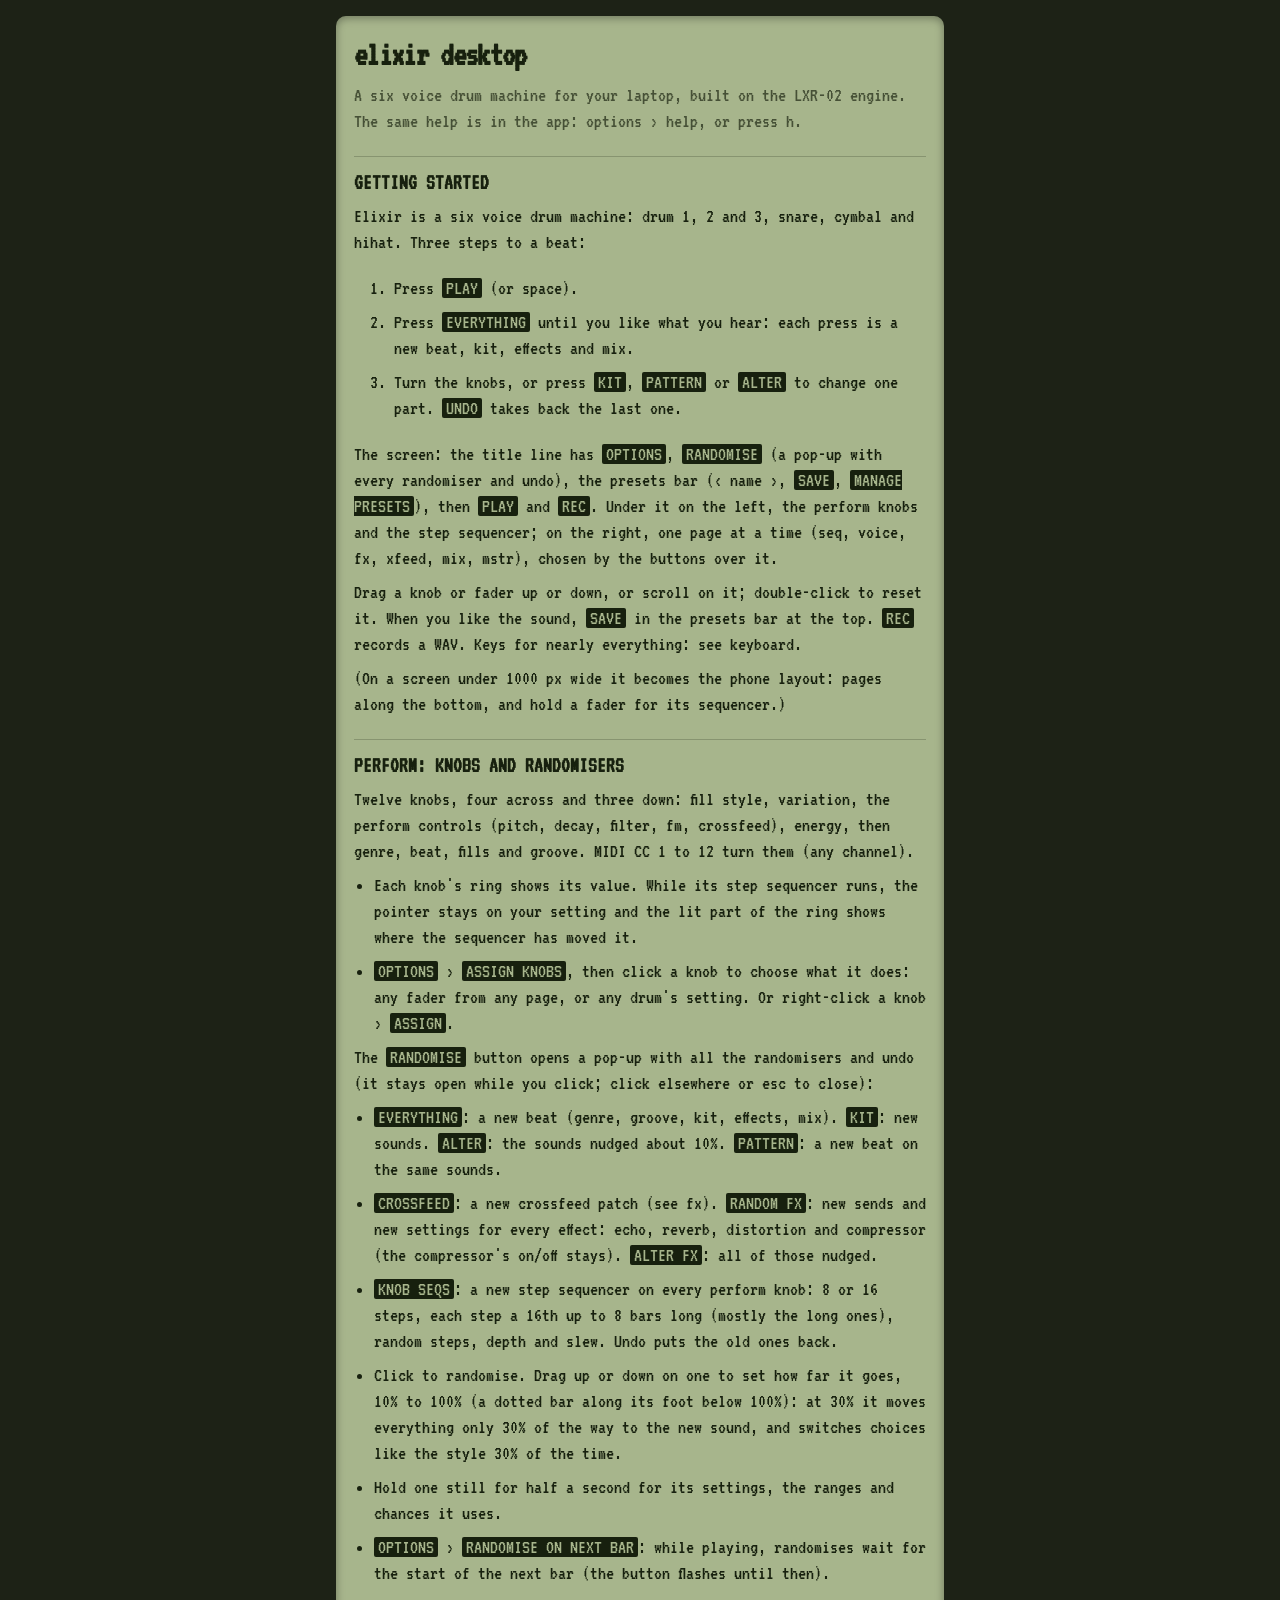
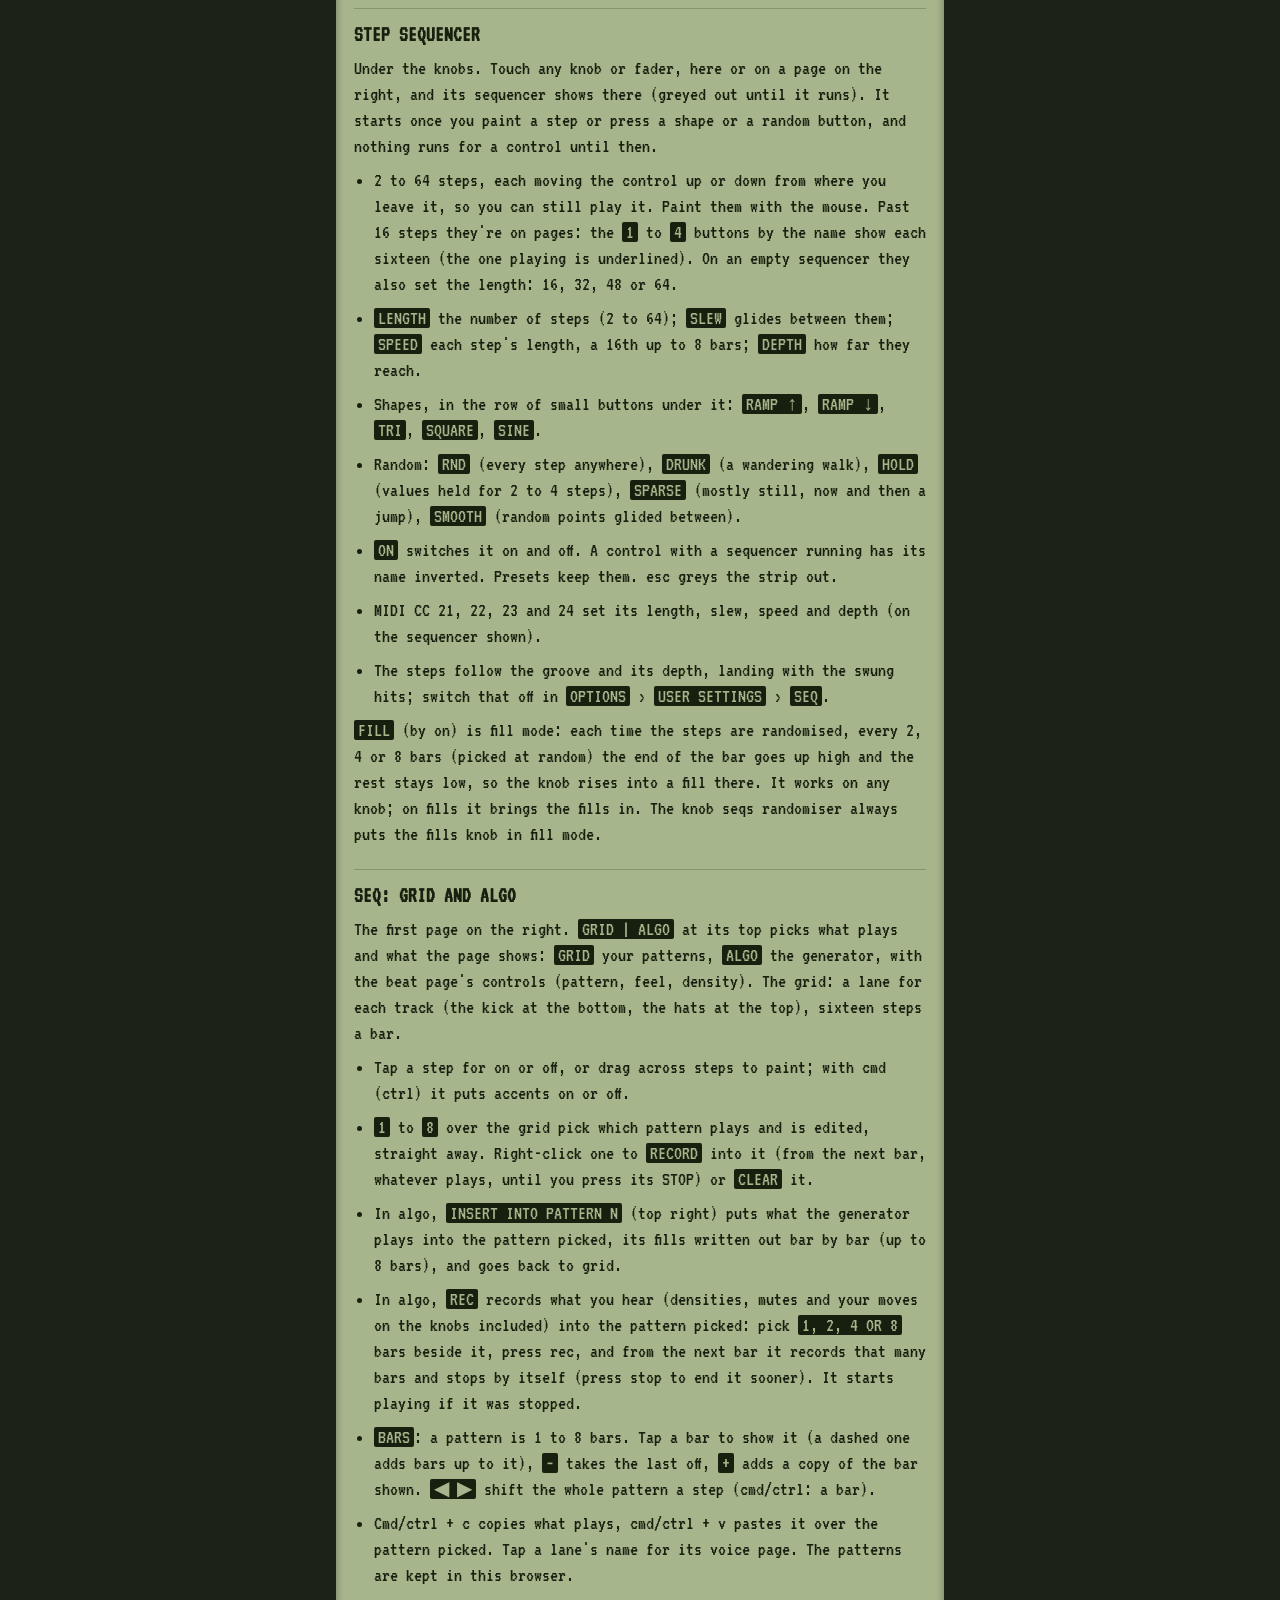
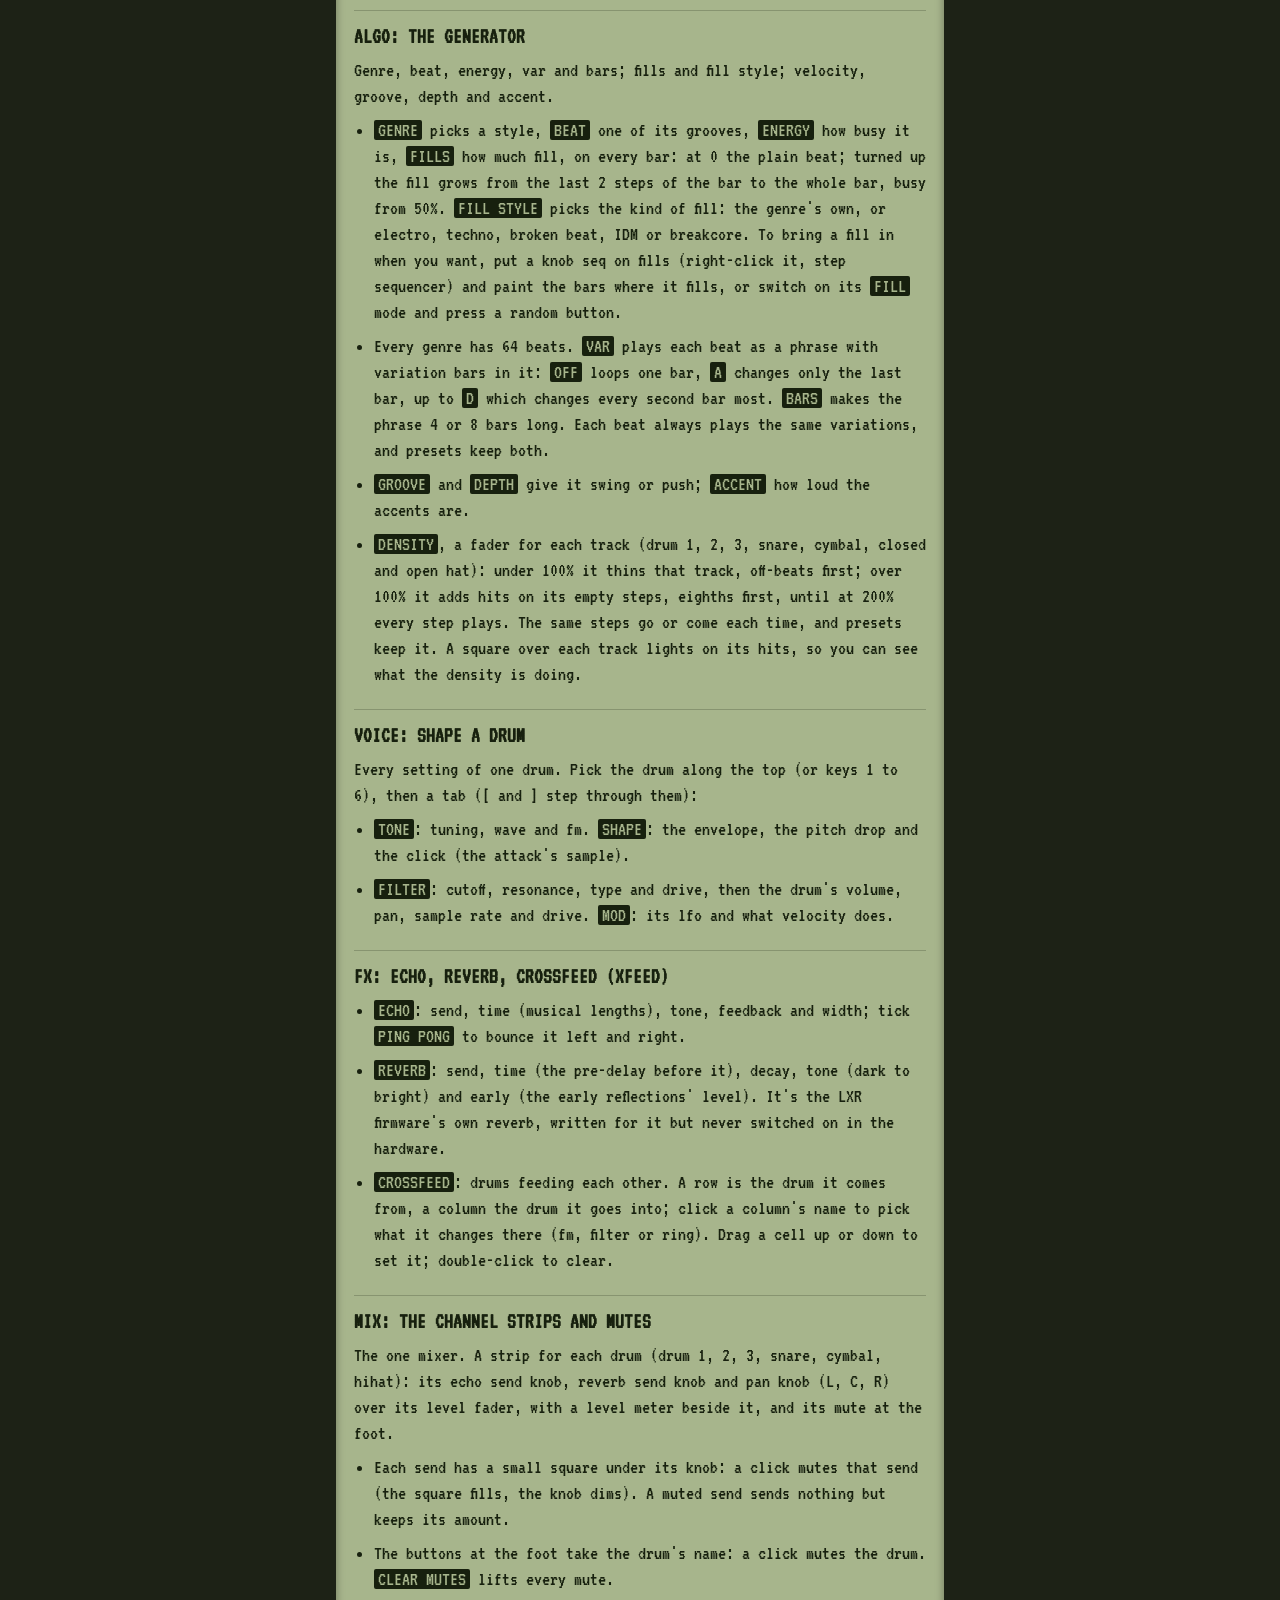
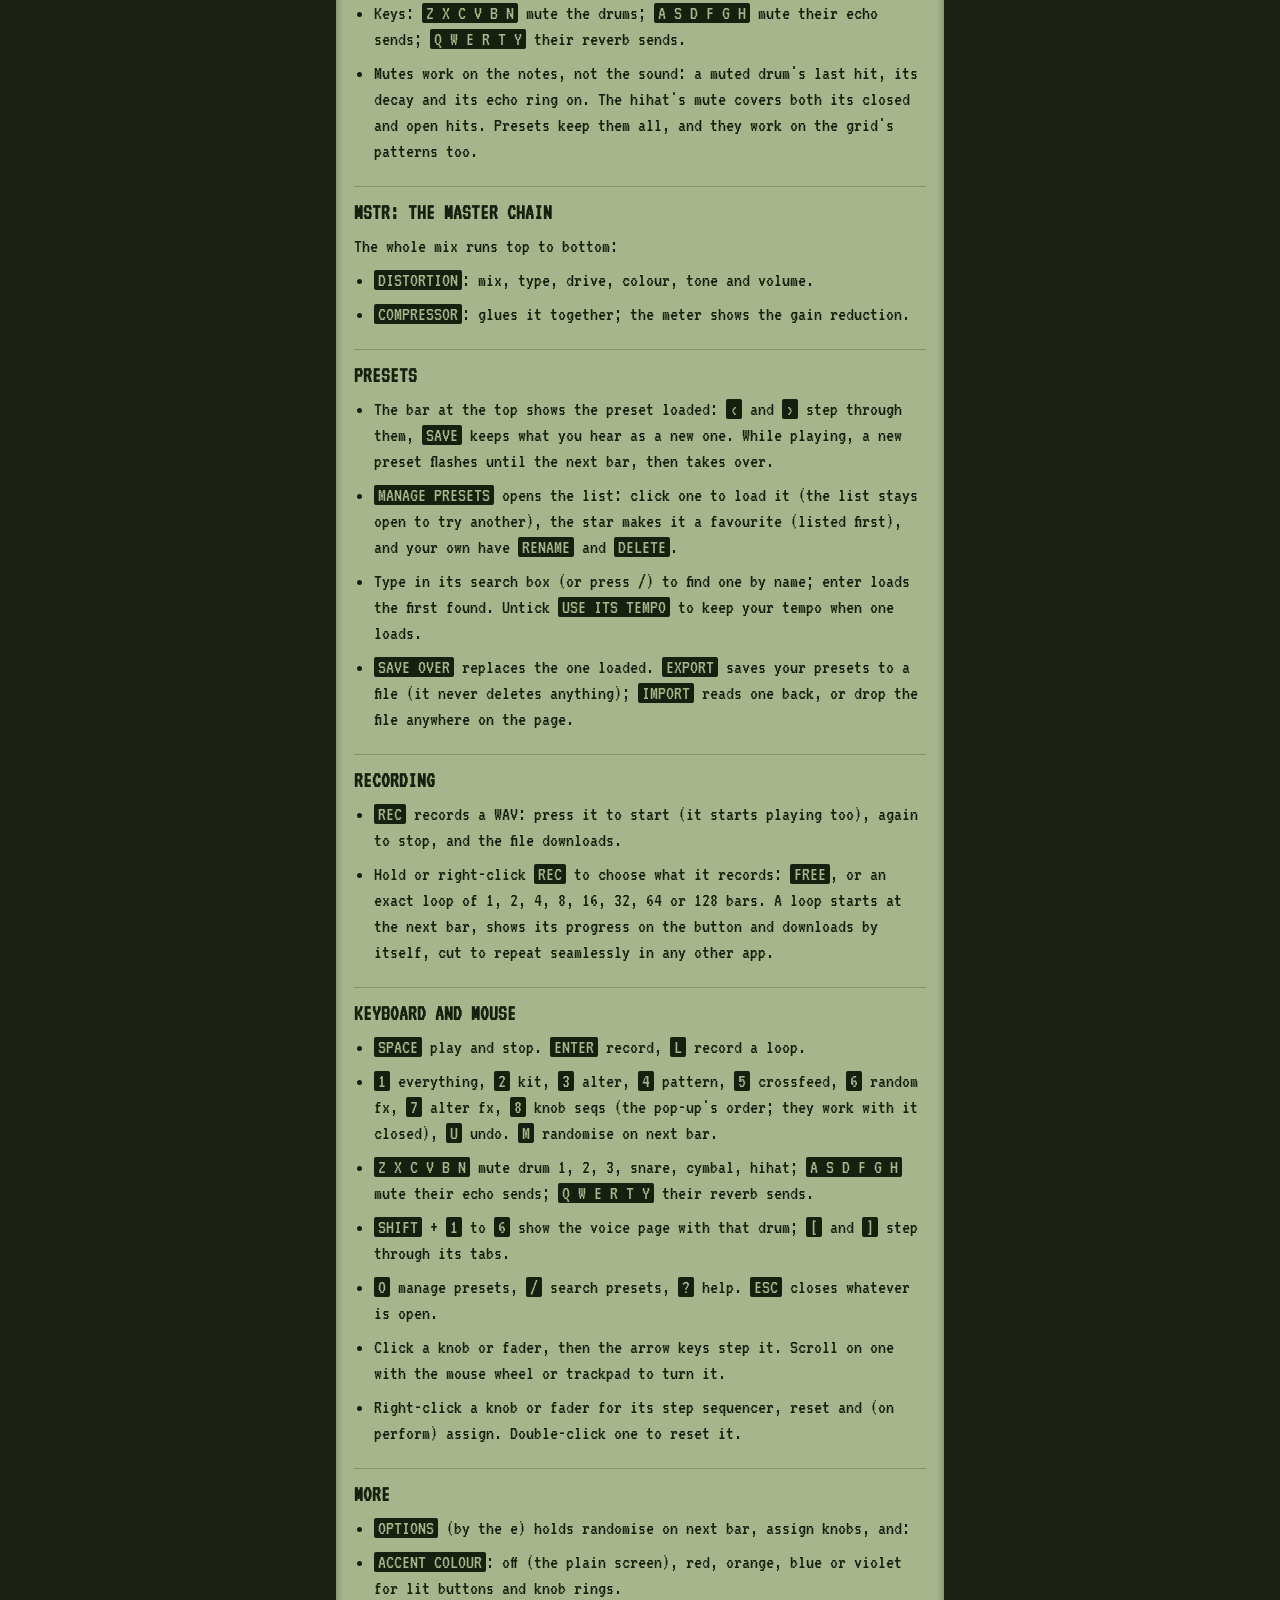
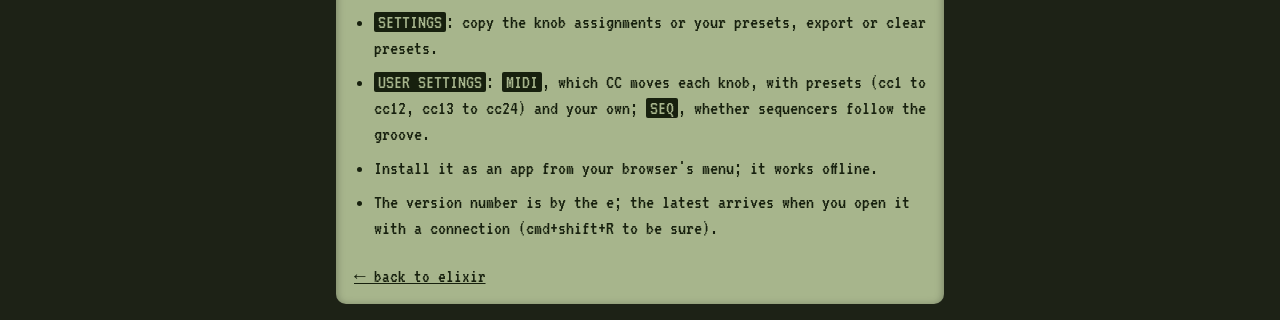
<file: help.html>
<!doctype html>
<html lang="en">
<head>
<meta charset="utf-8">
<meta name="viewport" content="width=device-width, initial-scale=1, viewport-fit=cover">
<title>Elixir Desktop help</title>
<meta name="theme-color" content="#a7b58c">
<link rel="stylesheet" href="https://fonts.googleapis.com/css2?family=VT323&display=swap">
<style>
  :root { --panel: #a7b58c; --ink: #17200e; --muted: rgba(23, 32, 14, .68); --line: rgba(23, 32, 14, .22); }
  * { box-sizing: border-box; }
  body { margin: 0; background: #1d2216; color: var(--ink); font: 20px/1.3 "VT323", ui-monospace, monospace; }
  main { max-width: 640px; margin: 0 auto; padding: 16px; }
  .lcd { background: var(--panel); border-radius: 10px; padding: 18px 18px 8px; box-shadow: inset 0 2px 8px rgba(0, 0, 0, .35); }
  h1 { margin: 0 0 4px; font-size: 2.1rem; letter-spacing: -.02em; }
  h2 { margin: 22px 0 6px; padding-top: 12px; border-top: 1px solid var(--line); font-size: 1.35rem; text-transform: uppercase; }
  p, li { margin: 0 0 8px; }
  ul { padding-left: 20px; margin: 0 0 8px; }
  b { font-weight: 400; text-transform: uppercase; background: var(--ink); color: var(--panel); padding: 0 4px; border-radius: 2px; }
  .lead { color: var(--muted); }
  a { color: var(--ink); }
  .back { display: inline-block; margin: 16px 0 6px; font-size: 1.2rem; }
</style>
</head>
<body>
<main>
<div class="lcd">
  <h1>elixir desktop</h1>
  <p class="lead">A six voice drum machine for your laptop, built on the LXR-02 engine. The same help is in the app: options › help, or press h.</p>

  <h2>getting started</h2>
  <p>Elixir is a six voice drum machine: drum 1, 2 and 3, snare, cymbal and hihat. Three steps to a beat:</p>
<ol><li>Press <b>play</b> (or space).</li><li>Press <b>everything</b> until you like what you hear: each press is a new beat, kit, effects and mix.</li>
<li>Turn the knobs, or press <b>kit</b>, <b>pattern</b> or <b>alter</b> to change one part. <b>undo</b> takes back the last one.</li></ol>
<p>The screen: the title line has <b>options</b>, <b>randomise</b> (a pop-up with every randomiser and undo), the presets bar (‹ name ›, <b>save</b>, <b>manage presets</b>), then <b>play</b> and <b>rec</b>. Under it on the left, the perform knobs and the step sequencer; on the right, one page at a time (seq, voice, fx, xfeed, mix, mstr), chosen by the buttons over it.</p>
<p>Drag a knob or fader up or down, or scroll on it; double-click to reset it. When you like the sound, <b>save</b> in the presets bar at the top. <b>rec</b> records a WAV. Keys for nearly everything: see keyboard.</p>
<p>(On a screen under 1000 px wide it becomes the phone layout: pages along the bottom, and hold a fader for its sequencer.)</p>

  <h2>perform: knobs and randomisers</h2>
  <p>Twelve knobs, four across and three down: fill style, variation, the perform controls (pitch, decay, filter, fm, crossfeed), energy, then genre, beat, fills and groove. MIDI CC 1 to 12 turn them (any channel).</p>
<ul><li>Each knob's ring shows its value. While its step sequencer runs, the pointer stays on your setting and the lit part of the ring shows where the sequencer has moved it.</li>
<li><b>options</b> › <b>assign knobs</b>, then click a knob to choose what it does: any fader from any page, or any drum's setting. Or right-click a knob › <b>assign</b>.</li></ul>
<p>The <b>randomise</b> button opens a pop-up with all the randomisers and undo (it stays open while you click; click elsewhere or esc to close):</p>
<ul><li><b>everything</b>: a new beat (genre, groove, kit, effects, mix). <b>kit</b>: new sounds. <b>alter</b>: the sounds nudged about 10%. <b>pattern</b>: a new beat on the same sounds.</li>
<li><b>crossfeed</b>: a new crossfeed patch (see fx). <b>random fx</b>: new sends and new settings for every effect: echo, reverb, distortion and compressor (the compressor's on/off stays). <b>alter fx</b>: all of those nudged.</li>
<li><b>knob seqs</b>: a new step sequencer on every perform knob: 8 or 16 steps, each step a 16th up to 8 bars long (mostly the long ones), random steps, depth and slew. Undo puts the old ones back.</li>
<li>Click to randomise. Drag up or down on one to set how far it goes, 10% to 100% (a dotted bar along its foot below 100%): at 30% it moves everything only 30% of the way to the new sound, and switches choices like the style 30% of the time.</li>
<li>Hold one still for half a second for its settings, the ranges and chances it uses.</li>
<li><b>options</b> › <b>randomise on next bar</b>: while playing, randomises wait for the start of the next bar (the button flashes until then).</li></ul>

  <h2>step sequencer</h2>
  <p>Under the knobs. Touch any knob or fader, here or on a page on the right, and its sequencer shows there (greyed out until it runs). It starts once you paint a step or press a shape or a random button, and nothing runs for a control until then.</p>
<ul><li>2 to 64 steps, each moving the control up or down from where you leave it, so you can still play it. Paint them with the mouse. Past 16 steps they're on pages: the <b>1</b> to <b>4</b> buttons by the name show each sixteen (the one playing is underlined). On an empty sequencer they also set the length: 16, 32, 48 or 64.</li>
<li><b>length</b> the number of steps (2 to 64); <b>slew</b> glides between them; <b>speed</b> each step's length, a 16th up to 8 bars; <b>depth</b> how far they reach.</li>
<li>Shapes, in the row of small buttons under it: <b>ramp ↑</b>, <b>ramp ↓</b>, <b>tri</b>, <b>square</b>, <b>sine</b>.</li>
<li>Random: <b>rnd</b> (every step anywhere), <b>drunk</b> (a wandering walk), <b>hold</b> (values held for 2 to 4 steps), <b>sparse</b> (mostly still, now and then a jump), <b>smooth</b> (random points glided between).</li>
<li><b>on</b> switches it on and off. A control with a sequencer running has its name inverted. Presets keep them. esc greys the strip out.</li>
<li>MIDI CC 21, 22, 23 and 24 set its length, slew, speed and depth (on the sequencer shown).</li>
<li>The steps follow the groove and its depth, landing with the swung hits; switch that off in <b>options</b> › <b>user settings</b> › <b>seq</b>.</li></ul>
<p><b>fill</b> (by on) is fill mode: each time the steps are randomised, every 2, 4 or 8 bars (picked at random) the end of the bar goes up high and the rest stays low, so the knob rises into a fill there. It works on any knob; on fills it brings the fills in. The knob seqs randomiser always puts the fills knob in fill mode.</p>

  <h2>seq: grid and algo</h2>
  <p>The first page on the right. <b>grid | algo</b> at its top picks what plays and what the page shows: <b>grid</b> your patterns, <b>algo</b> the generator, with the beat page's controls (pattern, feel, density). The grid: a lane for each track (the kick at the bottom, the hats at the top), sixteen steps a bar.</p>
<ul><li>Tap a step for on or off, or drag across steps to paint; with cmd (ctrl) it puts accents on or off.</li>
<li><b>1</b> to <b>8</b> over the grid pick which pattern plays and is edited, straight away. Right-click one to <b>record</b> into it (from the next bar, whatever plays, until you press its STOP) or <b>clear</b> it.</li>
<li>In algo, <b>insert into pattern N</b> (top right) puts what the generator plays into the pattern picked, its fills written out bar by bar (up to 8 bars), and goes back to grid.</li>
<li>In algo, <b>rec</b> records what you hear (densities, mutes and your moves on the knobs included) into the pattern picked: pick <b>1, 2, 4 or 8</b> bars beside it, press rec, and from the next bar it records that many bars and stops by itself (press stop to end it sooner). It starts playing if it was stopped.</li>
<li><b>bars</b>: a pattern is 1 to 8 bars. Tap a bar to show it (a dashed one adds bars up to it), <b>−</b> takes the last off, <b>+</b> adds a copy of the bar shown. <b>◀ ▶</b> shift the whole pattern a step (cmd/ctrl: a bar).</li>
<li>Cmd/ctrl + c copies what plays, cmd/ctrl + v pastes it over the pattern picked. Tap a lane's name for its voice page. The patterns are kept in this browser.</li></ul>

  <h2>algo: the generator</h2>
  <p>Genre, beat, energy, var and bars; fills and fill style; velocity, groove, depth and accent.</p>
<ul><li><b>genre</b> picks a style, <b>beat</b> one of its grooves, <b>energy</b> how busy it is, <b>fills</b> how much fill, on every bar: at 0 the plain beat; turned up the fill grows from the last 2 steps of the bar to the whole bar, busy from 50%. <b>fill style</b> picks the kind of fill: the genre's own, or electro, techno, broken beat, IDM or breakcore. To bring a fill in when you want, put a knob seq on fills (right-click it, step sequencer) and paint the bars where it fills, or switch on its <b>fill</b> mode and press a random button.</li>
<li>Every genre has 64 beats. <b>var</b> plays each beat as a phrase with variation bars in it: <b>off</b> loops one bar, <b>A</b> changes only the last bar, up to <b>D</b> which changes every second bar most. <b>bars</b> makes the phrase 4 or 8 bars long. Each beat always plays the same variations, and presets keep both.</li>
<li><b>groove</b> and <b>depth</b> give it swing or push; <b>accent</b> how loud the accents are.</li>
<li><b>density</b>, a fader for each track (drum 1, 2, 3, snare, cymbal, closed and open hat): under 100% it thins that track, off-beats first; over 100% it adds hits on its empty steps, eighths first, until at 200% every step plays. The same steps go or come each time, and presets keep it. A square over each track lights on its hits, so you can see what the density is doing.</li></ul>

  <h2>voice: shape a drum</h2>
  <p>Every setting of one drum. Pick the drum along the top (or keys 1 to 6), then a tab ([ and ] step through them):</p>
<ul><li><b>tone</b>: tuning, wave and fm. <b>shape</b>: the envelope, the pitch drop and the click (the attack's sample).</li>
<li><b>filter</b>: cutoff, resonance, type and drive, then the drum's volume, pan, sample rate and drive. <b>mod</b>: its lfo and what velocity does.</li></ul>

  <h2>fx: echo, reverb, crossfeed (xfeed)</h2>
  <ul><li><b>echo</b>: send, time (musical lengths), tone, feedback and width; tick <b>ping pong</b> to bounce it left and right.</li>
<li><b>reverb</b>: send, time (the pre-delay before it), decay, tone (dark to bright) and early (the early reflections' level). It's the LXR firmware's own reverb, written for it but never switched on in the hardware.</li>
<li><b>crossfeed</b>: drums feeding each other. A row is the drum it comes from, a column the drum it goes into; click a column's name to pick what it changes there (fm, filter or ring). Drag a cell up or down to set it; double-click to clear.</li></ul>

  <h2>mix: the channel strips and mutes</h2>
  <p>The one mixer. A strip for each drum (drum 1, 2, 3, snare, cymbal, hihat): its echo send knob, reverb send knob and pan knob (L, C, R) over its level fader, with a level meter beside it, and its mute at the foot.</p>
<ul><li>Each send has a small square under its knob: a click mutes that send (the square fills, the knob dims). A muted send sends nothing but keeps its amount.</li>
<li>The buttons at the foot take the drum's name: a click mutes the drum. <b>clear mutes</b> lifts every mute.</li>
<li>Keys: <b>z x c v b n</b> mute the drums; <b>a s d f g h</b> mute their echo sends; <b>q w e r t y</b> their reverb sends.</li>
<li>Mutes work on the notes, not the sound: a muted drum's last hit, its decay and its echo ring on. The hihat's mute covers both its closed and open hits. Presets keep them all, and they work on the grid's patterns too.</li></ul>

  <h2>mstr: the master chain</h2>
  <p>The whole mix runs top to bottom:</p>
<ul><li><b>distortion</b>: mix, type, drive, colour, tone and volume.</li><li><b>compressor</b>: glues it together; the meter shows the gain reduction.</li></ul>

  <h2>presets</h2>
  <ul><li>The bar at the top shows the preset loaded: <b>‹</b> and <b>›</b> step through them, <b>save</b> keeps what you hear as a new one. While playing, a new preset flashes until the next bar, then takes over.</li>
<li><b>manage presets</b> opens the list: click one to load it (the list stays open to try another), the star makes it a favourite (listed first), and your own have <b>rename</b> and <b>delete</b>.</li>
<li>Type in its search box (or press /) to find one by name; enter loads the first found. Untick <b>use its tempo</b> to keep your tempo when one loads.</li>
<li><b>save over</b> replaces the one loaded. <b>export</b> saves your presets to a file (it never deletes anything); <b>import</b> reads one back, or drop the file anywhere on the page.</li></ul>

  <h2>recording</h2>
  <ul><li><b>rec</b> records a WAV: press it to start (it starts playing too), again to stop, and the file downloads.</li>
<li>Hold or right-click <b>rec</b> to choose what it records: <b>free</b>, or an exact loop of 1, 2, 4, 8, 16, 32, 64 or 128 bars. A loop starts at the next bar, shows its progress on the button and downloads by itself, cut to repeat seamlessly in any other app.</li></ul>

  <h2>keyboard and mouse</h2>
  <ul><li><b>space</b> play and stop. <b>enter</b> record, <b>l</b> record a loop.</li>
<li><b>1</b> everything, <b>2</b> kit, <b>3</b> alter, <b>4</b> pattern, <b>5</b> crossfeed, <b>6</b> random fx, <b>7</b> alter fx, <b>8</b> knob seqs (the pop-up's order; they work with it closed), <b>u</b> undo. <b>m</b> randomise on next bar.</li>
<li><b>z x c v b n</b> mute drum 1, 2, 3, snare, cymbal, hihat; <b>a s d f g h</b> mute their echo sends; <b>q w e r t y</b> their reverb sends.</li>
<li><b>shift</b> + <b>1</b> to <b>6</b> show the voice page with that drum; <b>[</b> and <b>]</b> step through its tabs.</li>
<li><b>o</b> manage presets, <b>/</b> search presets, <b>?</b> help. <b>esc</b> closes whatever is open.</li>
<li>Click a knob or fader, then the arrow keys step it. Scroll on one with the mouse wheel or trackpad to turn it.</li>
<li>Right-click a knob or fader for its step sequencer, reset and (on perform) assign. Double-click one to reset it.</li></ul>

  <h2>more</h2>
  <ul><li><b>options</b> (by the e) holds randomise on next bar, assign knobs, and:</li>
<li><b>accent colour</b>: off (the plain screen), red, orange, blue or violet for lit buttons and knob rings.</li>
<li><b>settings</b>: copy the knob assignments or your presets, export or clear presets.</li>
<li><b>user settings</b>: <b>midi</b>, which CC moves each knob, with presets (cc1 to cc12, cc13 to cc24) and your own; <b>seq</b>, whether sequencers follow the groove.</li>
<li>Install it as an app from your browser's menu; it works offline.</li>
<li>The version number is by the e; the latest arrives when you open it with a connection (cmd+shift+R to be sure).</li></ul>

  <a class="back" href="./">&larr; back to elixir</a>
</div>
</main>
</body>
</html>
</file>
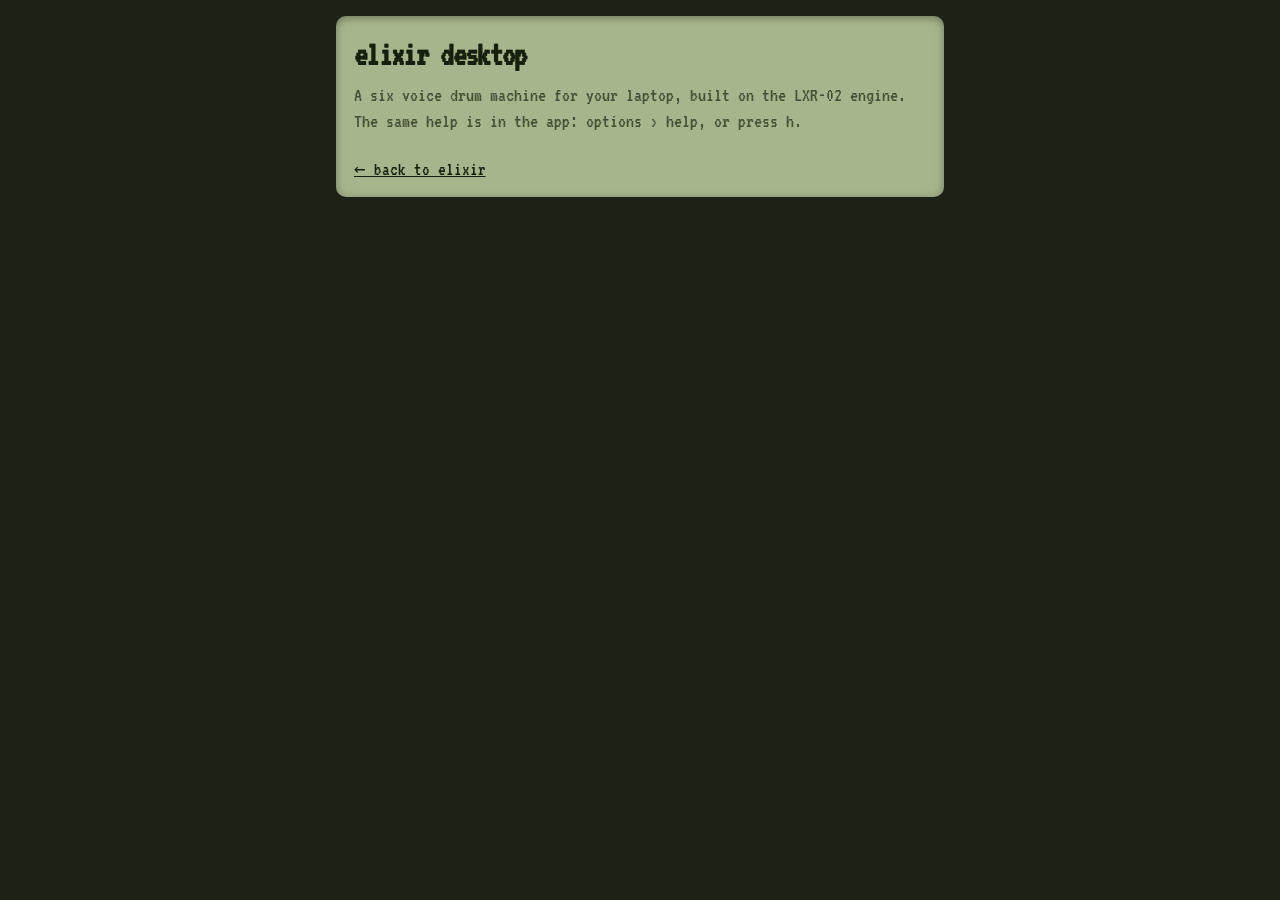
<file: help.src.html>
<!doctype html>
<html lang="en">
<head>
<meta charset="utf-8">
<meta name="viewport" content="width=device-width, initial-scale=1, viewport-fit=cover">
<title>Elixir Desktop help</title>
<meta name="theme-color" content="#a7b58c">
<link rel="stylesheet" href="https://fonts.googleapis.com/css2?family=VT323&display=swap">
<style>
  :root { --panel: #a7b58c; --ink: #17200e; --muted: rgba(23, 32, 14, .68); --line: rgba(23, 32, 14, .22); }
  * { box-sizing: border-box; }
  body { margin: 0; background: #1d2216; color: var(--ink); font: 20px/1.3 "VT323", ui-monospace, monospace; }
  main { max-width: 640px; margin: 0 auto; padding: 16px; }
  .lcd { background: var(--panel); border-radius: 10px; padding: 18px 18px 8px; box-shadow: inset 0 2px 8px rgba(0, 0, 0, .35); }
  h1 { margin: 0 0 4px; font-size: 2.1rem; letter-spacing: -.02em; }
  h2 { margin: 22px 0 6px; padding-top: 12px; border-top: 1px solid var(--line); font-size: 1.35rem; text-transform: uppercase; }
  p, li { margin: 0 0 8px; }
  ul { padding-left: 20px; margin: 0 0 8px; }
  b { font-weight: 400; text-transform: uppercase; background: var(--ink); color: var(--panel); padding: 0 4px; border-radius: 2px; }
  .lead { color: var(--muted); }
  a { color: var(--ink); }
  .back { display: inline-block; margin: 16px 0 6px; font-size: 1.2rem; }
</style>
</head>
<body>
<main>
<div class="lcd">
  <h1>elixir desktop</h1>
  <p class="lead">A six voice drum machine for your laptop, built on the LXR-02 engine. The same help is in the app: options › help, or press h.</p>

  <!--@HELP@-->

  <a class="back" href="./">&larr; back to elixir</a>
</div>
</main>
</body>
</html>
</file>
